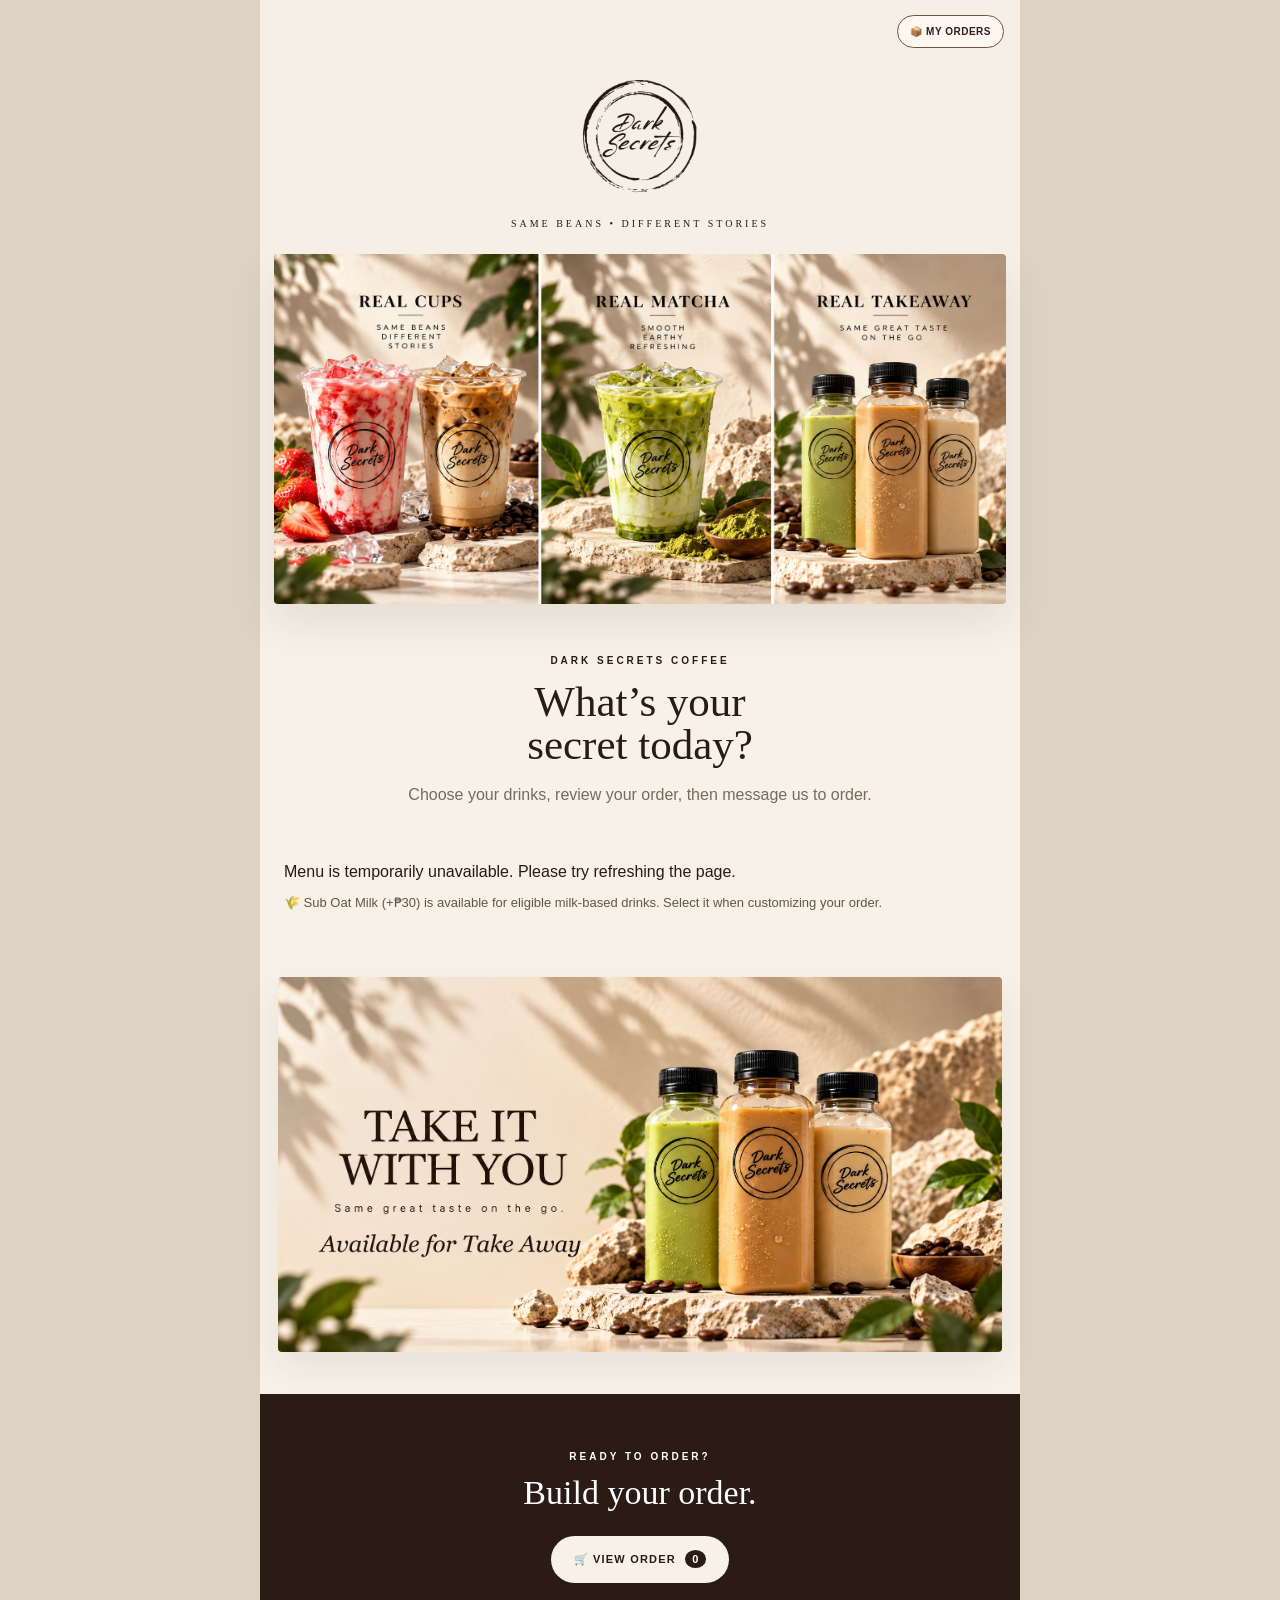
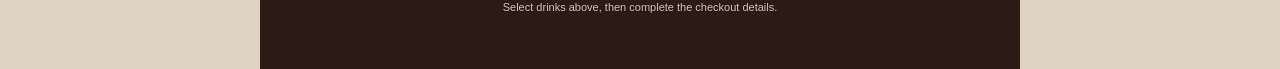
<file: index.html>
<!doctype html>
<html lang="en">
<head>
<meta charset="utf-8">
<meta name="viewport" content="width=device-width,initial-scale=1,viewport-fit=cover">
<meta name="theme-color" content="#f5efe6">
<title>Dark Secrets Coffee | Digital Menu</title>
<meta name="description" content="Dark Secrets Coffee digital menu">
<link rel="stylesheet" href="style.css?v=payment-phase1-20261015">
<link rel="stylesheet" href="tracking.css?v=messenger-fix3">
<style>
/* Show only the receipt when checkout has succeeded. */
#orderModal.confirmation-active > .order-sheet > .eyebrow,
#orderModal.confirmation-active > .order-sheet > #orderTitle,
#orderModal.confirmation-active > .order-sheet > #orderLines,
#orderModal.confirmation-active > .order-sheet > .order-total {
  display: none;
}
</style>

</head>
<body>
<main>
<header class="brand">
  <nav class="tracking-nav" aria-label="Order tracking"><button id="myOrdersBtn" type="button">📦 MY ORDERS <span id="savedOrdersCount"></span></button></nav>
  <img class="brand-logo" src="assets/dark-secrets-logo.png" alt="Dark Secrets Coffee logo">
  <p>SAME BEANS • DIFFERENT STORIES</p>
</header>
<section class="visual"><img src="assets/dark-secrets-products.jpg" alt="Dark Secrets featured drinks and takeaway bottles"></section>
<section class="welcome"><span>DARK SECRETS COFFEE</span><h1>What’s your<br>secret today?</h1><p>Choose your drinks, review your order, then message us to order.</p></section>

<section class="menu">
  <div id="dynamicMenu" aria-live="polite"><p>Loading drinks…</p></div>
  <p class="oat-note">🌾 Sub Oat Milk (+₱30) is available for eligible milk-based drinks. Select it when customizing your order.</p>
</section>

<section class="take-banner"><img src="assets/takeaway-banner.jpg" alt="Dark Secrets Take It With You bottled takeaway drinks"></section>
<section class="cta"><span>READY TO ORDER?</span><h2>Build your order.</h2><button id="openOrder" class="order-main-btn" type="button">🛒 VIEW ORDER <em id="ctaCount">0</em></button><p id="ctaSummary">Select drinks above, then complete the checkout details.</p></section>
</main>


<div id="customizeModal" class="modal" aria-hidden="true">
 <div class="modal-backdrop" data-custom-close></div>
 <section class="order-sheet customize-sheet" role="dialog" aria-modal="true" aria-labelledby="customName">
  <button type="button" class="close-btn" data-custom-close aria-label="Close">×</button>
  <span class="eyebrow">CUSTOMIZE YOUR DRINK</span>
  <h2 id="customName">Drink</h2>
  <p class="packaging-hint">Set the quantity for each packaging. You can reduce either to zero.</p>
  <label id="customOatRow" class="custom-oat"><input type="checkbox" id="customOat"> Sub Oat Milk (+₱30)</label>
  <div class="custom-quantity"><span><strong>Regular Cup</strong><small>Standard price</small></span><div class="qty"><button type="button" id="customCupMinus" aria-label="Remove one regular cup">−</button><b id="customCupQty">0</b><button type="button" id="customCupPlus" aria-label="Add one regular cup">+</button></div></div>
  <div class="custom-quantity"><span><strong>Takeaway Bottle</strong><small>+₱15 each</small></span><div class="qty"><button type="button" id="customBottleMinus" aria-label="Remove one takeaway bottle">−</button><b id="customBottleQty">0</b><button type="button" id="customBottlePlus" aria-label="Add one takeaway bottle">+</button></div></div>
  <div class="order-total"><span>Drinks subtotal</span><strong id="customPrice">₱0</strong></div>
  <p id="customError" class="custom-error" role="alert"></p>
  <button id="customAdd" class="order-main-btn custom-add" type="button">ADD TO CART</button>
 </section>
</div>

<div id="orderModal" class="modal" aria-hidden="true">
  <div class="modal-backdrop" data-close></div>
  <section class="order-sheet" role="dialog" aria-modal="true" aria-labelledby="orderTitle">
    <button class="close-btn" type="button" data-close aria-label="Close">×</button>
    <span class="eyebrow">DARK SECRETS COFFEE</span>
    <h2 id="orderTitle">Your Order</h2>
    <div id="orderLines" class="order-lines"></div>
    <div class="order-total"><span>Drinks subtotal</span><strong>₱<span id="modalTotal">0</span></strong></div>
    <div id="checkoutForm" class="checkout-step">
      <div class="checkout-heading"><h3>Checkout</h3><span>COMING SOON</span></div>
      <div class="customer-fields">
        <label id="nameField">Name <span class="required-mark">*</span><input id="customerName" type="text" autocomplete="name" maxlength="30" placeholder="Your name"><span class="field-error">Please enter your name.</span></label>
        <label id="phoneField">Mobile Number <span class="required-mark">*</span><input id="customerPhone" type="tel" inputmode="numeric" autocomplete="tel" maxlength="11" pattern="[0-9]{11}" placeholder="09XXXXXXXXX"><span class="field-error">Please enter your mobile number.</span></label>
        <div id="deliveryFields" class="delivery-fields show">
          <label id="addressField">Delivery Address <span class="required-mark">*</span><textarea id="deliveryAddress" rows="3" maxlength="120" placeholder="House/Unit, Street, Barangay, City"></textarea><span class="field-error">Please enter the delivery address.</span></label>
          <div class="pin-location-box"><div><strong>Exact Pin Location <span class="required-mark">*</span></strong><small>Required for delivery</small></div><button id="useLocation" class="location-btn" type="button">📍 USE MY LOCATION</button><p id="locationStatus">No pin location added yet.</p><p id="pinError" class="pin-error" role="alert" hidden>Please add your GPS pin before placing an order.</p><a id="viewPin" class="view-pin" href="#" target="_blank" rel="noopener" hidden>VIEW PIN ON MAP ↗</a></div>
          <label>Landmark <small>(optional)</small><input id="deliveryLandmark" type="text" maxlength="50" placeholder="e.g. near church, gate color"></label>
        </div>
        <div class="delivery-payment-notice" role="note"><strong>🚚 Delivery via Lalamove or GrabExpress</strong><p>Submit your order first. The owner will check the courier fee and confirm your final total before you pay.</p><small>Payment options (GCash / Maya) will be shown on your private tracking page after the delivery fee is confirmed.</small></div>
        <label>Notes <small>(optional)</small><textarea id="orderNotes" rows="3" maxlength="150" placeholder="e.g. less ice, no straw"></textarea><span id="notesCount" class="char-count">0 / 150</span></label>
      </div>
      <div id="turnstileMount" class="turnstile-mount" aria-label="Bot verification"></div>
      <p id="submitStatus" role="status" aria-live="polite"></p>
      <div class="checkout-actions">
        <button id="placeOrder" class="place-order-btn" type="button" disabled aria-disabled="true">🚧 ONLINE ORDERING — UNDER CONSTRUCTION</button>
        <button id="messengerOrder" class="secondary-order-btn" type="button">COPY ORDER & OPEN MESSENGER</button>
      </div>
      <p class="checkout-note">Online ordering is under construction. Orders are not submitted through this website yet. You can use Messenger to send an order manually.</p>
    </div>
    <div id="orderConfirmation" class="confirmation">
      <div class="confirmation-icon">✓</div>
      <span class="phase-badge">COMING SOON</span>
      <h3>Order looks good.</h3>
      <p>Delivery fee is being calculated. Please wait for final payment instructions.</p>
      <div id="confirmationCard" class="confirmation-card"></div>
      <div id="trackingActions" class="tracking-actions" hidden><a id="trackOrderLink" class="tracking-primary" href="track.html">TRACK MY ORDER ↗</a><button id="copyTrackingLink" type="button">COPY TRACKING LINK</button><p>Keep your private link safe. Anyone with it can view your order status.</p></div>
      <button id="newTestOrder" class="new-order-btn" type="button">CREATE ANOTHER ORDER</button>
    </div>
  </section>
</div>
<div id="myOrdersModal" class="modal" aria-hidden="true"><div class="modal-backdrop" data-my-orders-close></div><section class="order-sheet" role="dialog" aria-modal="true" aria-labelledby="myOrdersTitle"><button class="close-btn" type="button" data-my-orders-close aria-label="Close">×</button><span class="eyebrow">DARK SECRETS COFFEE</span><h2 id="myOrdersTitle">My Orders</h2><p class="my-orders-note">Saved only on this browser. Keep your tracking links if you switch devices.</p><div id="myOrdersList"></div></section></div>
<div class="messenger-widget" aria-label="Messenger support">
  <span class="messenger-tip" id="messengerTip">Need help? 👋</span>
  <a class="floating-messenger" href="https://m.me/DarkSecretsCoffee" target="_blank" rel="noopener noreferrer" aria-label="Chat with Dark Secrets Coffee on Messenger" title="Chat on Messenger">
    <svg class="messenger-logo" viewBox="0 0 36 36" aria-hidden="true" focusable="false" xmlns="http://www.w3.org/2000/svg"><path fill="currentColor" d="M18 2C9.16 2 2 8.63 2 16.8c0 4.64 2.32 8.77 5.94 11.48V34l5.43-2.98c1.47.41 3.02.63 4.63.63 8.84 0 16-6.63 16-14.85S26.84 2 18 2Zm1.59 19.91-4.08-4.35-7.96 4.35 8.75-9.28 4.19 4.35 7.85-4.35-8.75 9.28Z"/></svg>
  </a>
</div>
<script src="tracking-common.js?v=77"></script>
<script src="messenger-ui.js?v=3" defer></script>
<script src="https://challenges.cloudflare.com/turnstile/v0/api.js?render=explicit" async defer></script>
<script src="supabase-config.js"></script>
<script src="checkout-config.js"></script>
<script src="order.js?v=test-checkout-2"></script>
</body>
</html>
</file>
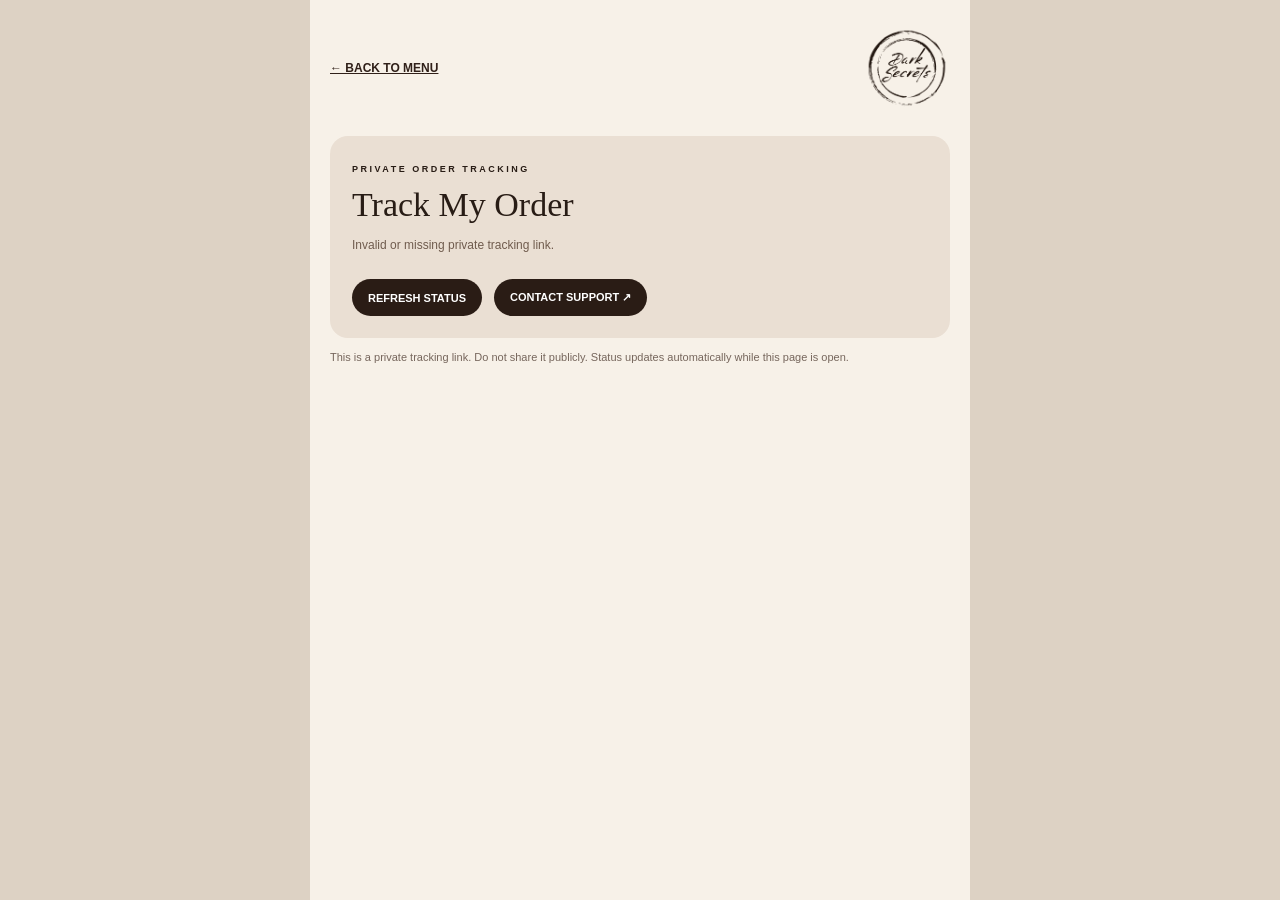
<file: track.html>
<!doctype html><html lang="en"><head><meta charset="utf-8"><meta name="viewport" content="width=device-width,initial-scale=1"><meta name="referrer" content="no-referrer"><meta name="theme-color" content="#f5efe6"><title>Track My Order | Dark Secrets Coffee</title><link rel="stylesheet" href="style.css"><link rel="stylesheet" href="tracking.css"><link rel="stylesheet" href="tracking-payment.css?v=3"><style>
.tracking-cancellation:not(:empty){border-top:1px solid #d4c4b5;margin-top:22px;padding-top:18px}
.tracking-cancellation h2{font-size:1.25rem;margin:0 0 8px}
.tracking-cancellation p{font-size:.9rem;line-height:1.5}
.tracking-cancellation form{margin-top:12px}
.tracking-cancellation label{display:block;font-size:.9rem}
.tracking-cancellation input,.tracking-cancellation select{display:block;box-sizing:border-box;width:100%;margin:8px 0 12px;padding:12px;border:1px solid #cbb8a6;border-radius:10px;background:#fffaf4;color:#241912;font:inherit}
.tracking-cancellation h3{font-size:1.05rem;margin:18px 0 8px}
.tracking-cancellation .ds-refund-warning{background:#fff3df;padding:10px 12px;border-radius:10px}
.tracking-cancellation textarea{display:block;box-sizing:border-box;width:100%;min-height:85px;margin:8px 0 12px;padding:12px;border:1px solid #cbb8a6;border-radius:10px;background:#fffaf4;color:#241912;font:inherit}
.tracking-cancellation button{margin:5px 8px 5px 0;padding:11px 16px;border:0;border-radius:24px;background:#291c15;color:white;cursor:pointer;font:inherit;font-size:.8rem;font-weight:600}
.tracking-cancellation button:disabled{opacity:.55;cursor:wait}
.tracking-refund:not(:empty){border-top:1px solid #d4c4b5;margin-top:22px;padding-top:18px}
.tracking-refund h2{font-size:1.3rem;margin:0 0 10px}
.ds-refund-progress{list-style:none;padding:0;margin:12px 0 18px}
.ds-refund-progress li{padding:8px 0 8px 26px;position:relative;color:#907b6c}
.ds-refund-progress li:before{content:'○';position:absolute;left:4px}
.ds-refund-progress li.done{color:#291c15;font-weight:650}
.ds-refund-progress li.done:before{content:'✓'}
.ds-refund-progress li[aria-current=step]{text-decoration:underline;text-underline-offset:4px}
.ds-refund-total{font-size:1.12rem;font-weight:700}
</style></head><body><main class="track-shell"><div class="track-top"><a href="index.html">← BACK TO MENU</a><img class="track-logo" src="assets/dark-secrets-logo.png" alt="Dark Secrets Coffee"></div><section class="track-card"><span class="eyebrow">PRIVATE ORDER TRACKING</span><h1 id="trackingNumber">Track My Order</h1><p id="trackingMessage" role="status" aria-live="polite">Checking your order…</p><p class="track-status" id="trackingStatus"></p><ol id="trackingStages" class="track-stages"></ol><small id="trackingUpdated"></small><section id="trackingPayment" class="tracking-payment" hidden aria-label="Delivery and payment summary"></section><section id="trackingRefund" class="tracking-refund" aria-label="Refund status" aria-live="polite"></section><section id="trackingCancellation" class="tracking-cancellation" aria-label="Cancellation request"></section><div class="track-footer"><button id="refreshTracking" type="button">REFRESH STATUS</button><a href="https://m.me/DarkSecretsCoffee" target="_blank" rel="noopener noreferrer">CONTACT SUPPORT ↗</a></div></section><p class="my-orders-note">This is a private tracking link. Do not share it publicly. Status updates automatically while this page is open.</p></main><script src="supabase-config.js"></script><script src="track.js?v=77"></script></body></html>
</file>
<file: style.css>
*{box-sizing:border-box}html{scroll-behavior:smooth}body{margin:0;background:#ddd2c4;color:#281c15;font-family:Arial,Helvetica,sans-serif}main{max-width:760px;margin:auto;background:#f7f1e8;min-height:100vh}.brand{text-align:center;padding:35px 20px 25px;background:#f6efe6}.logo{width:118px;height:118px;margin:auto;border:2px solid #2b1d16;border-radius:50%;display:flex;flex-direction:column;justify-content:center;font:italic 27px/22px Georgia,serif;transform:rotate(-4deg);position:relative}.logo:after{content:"";position:absolute;inset:7px;border:1px solid #2b1d16;border-radius:50%}.brand p{font:10px Georgia,serif;letter-spacing:3px;margin:18px 0 0}.visual{padding:0 14px}.visual img{display:block;width:100%;border-radius:4px;box-shadow:0 18px 45px #4c37251c}.welcome{text-align:center;padding:46px 24px 30px}.welcome>span,.cta>span{font-size:10px;font-weight:800;letter-spacing:3px}.welcome h1{font:400 43px/1 Georgia,serif;margin:12px 0}.welcome p{color:#776a60;line-height:1.6}.menu{padding:10px 24px 44px}.group{margin:18px 0 30px}.group h2{font:400 28px Georgia,serif;text-transform:uppercase;letter-spacing:2px;border-bottom:1px solid #9f8e80;padding-bottom:11px}.group>div{display:flex;justify-content:space-between;gap:18px;padding:10px 0;border-bottom:1px dotted #cfc3b8}.group b{white-space:nowrap}.group small{display:block;text-align:center;font:italic 12px Georgia,serif;color:#74665c;margin-top:17px}.addon{display:flex;justify-content:space-between;align-items:end;background:#e9ded2;border-radius:15px;padding:17px 18px}.addon small{display:block;font-size:9px;letter-spacing:2px;margin-bottom:5px}.take{margin:0 18px 42px;padding:16px;background:#e9ddcc;display:grid;grid-template-columns:.85fr 1.15fr;align-items:center;gap:12px;clip-path:polygon(1% 2%,99% 0,100% 96%,2% 100%,0 52%)}.take-text{text-align:center;padding:20px 8px}.take-text>p:first-child,.take h2{font:400 38px/1 Georgia,serif;margin:0}.take-text>span{display:block;font-size:9px;letter-spacing:3px;margin:18px}.script{font:italic 20px Georgia,serif;transform:rotate(-3deg)}.take img{width:100%;height:310px;object-fit:cover;border-radius:4px}.cta{text-align:center;background:#2a1c15;color:#fff;padding:52px 24px}.cta h2{font:400 34px Georgia,serif;margin:10px 0 24px}.cta a{display:inline-block;background:#f7f1e8;color:#2a1c15;text-decoration:none;border-radius:999px;padding:17px 23px;font-size:11px;font-weight:800;letter-spacing:1.4px}.cta p{font-size:11px;color:#d1c0b4;margin:18px 0 0}@media(max-width:500px){.take{grid-template-columns:.8fr 1.2fr;padding:10px}.take img{height:245px}.take-text>p:first-child,.take h2{font-size:27px}.take-text>span{letter-spacing:2px}.script{font-size:16px}.brand{padding-top:27px}.logo{width:100px;height:100px;font-size:23px;line-height:20px}.visual{padding:0 8px}.welcome h1{font-size:38px}.menu{padding-left:18px;padding-right:18px}}
.take-banner{margin:0 18px 42px}
.take-banner img{display:block;width:100%;height:auto;object-fit:contain;border-radius:4px;box-shadow:0 14px 36px rgba(56,39,26,.08)}
@media(max-width:500px){.take-banner{margin:0 8px 30px}.take-banner img{width:100%;height:auto}}

.brand-logo{display:block;width:128px;height:128px;object-fit:contain;margin:0 auto}
@media(max-width:500px){.brand-logo{width:110px;height:110px}}

/* Mini ordering system */
.menu-item{display:grid!important;grid-template-columns:minmax(0,1fr) auto auto;align-items:center;gap:10px}
.menu-item>b{min-width:48px;text-align:right}
.add-btn{border:1px solid #7b5d49;background:transparent;color:#38251b;border-radius:999px;padding:7px 10px;font-size:10px;font-weight:800;letter-spacing:.6px;cursor:pointer}
.add-btn.active{background:#2a1c15;color:#fff}
.addon.menu-item{display:grid!important;grid-template-columns:minmax(0,1fr) auto auto}
.order-main-btn{border:0;background:#f7f1e8;color:#2a1c15;border-radius:999px;padding:17px 23px;font-size:11px;font-weight:800;letter-spacing:1.2px;cursor:pointer}.order-main-btn em{font-style:normal;background:#2a1c15;color:#fff;border-radius:50%;padding:3px 7px;margin-left:5px}
.cart-bar{position:fixed;z-index:20;left:50%;bottom:14px;transform:translateX(-50%);width:min(calc(100% - 28px),720px);border:0;border-radius:16px;background:#2a1c15;color:#fff;padding:15px 18px;box-shadow:0 12px 35px #1f140f55;display:flex;justify-content:space-between;align-items:center;cursor:pointer}.cart-bar[hidden]{display:none}.cart-bar span{font-weight:700}.cart-bar strong{font-size:12px}
.modal{position:fixed;z-index:50;inset:0;display:none}.modal.open{display:block}.modal-backdrop{position:absolute;inset:0;background:#21150fb3}.order-sheet{position:absolute;left:50%;bottom:0;transform:translateX(-50%);width:min(100%,760px);max-height:92vh;overflow:auto;background:#f7f1e8;border-radius:24px 24px 0 0;padding:30px 22px calc(24px + env(safe-area-inset-bottom));box-shadow:0 -20px 60px #0003}.close-btn{position:absolute;right:18px;top:15px;border:0;background:#e9ded2;width:34px;height:34px;border-radius:50%;font-size:24px;line-height:1;cursor:pointer}.eyebrow{font-size:9px;font-weight:800;letter-spacing:2.5px}.order-sheet h2{font:400 34px Georgia,serif;margin:8px 0 18px}.order-lines{border-top:1px solid #c9b9ac}.order-line{display:grid;grid-template-columns:1fr auto;gap:12px;padding:13px 0;border-bottom:1px dotted #cfc3b8}.order-line-name{font-weight:600}.order-line-price{font-size:12px;color:#78685d;margin-top:3px}.qty{display:flex;align-items:center;gap:10px}.qty button{width:30px;height:30px;border:1px solid #a99280;border-radius:50%;background:#fff8f0;font-size:18px;cursor:pointer}.qty b{min-width:16px;text-align:center}.order-total{display:flex;justify-content:space-between;font:400 22px Georgia,serif;padding:18px 0}.customer-fields{display:grid;gap:13px;padding:16px;background:#eadfd3;border-radius:15px}.customer-fields label{font-size:12px;font-weight:700}.customer-fields small{font-weight:400;color:#79695f}.customer-fields input,.customer-fields textarea{display:block;width:100%;margin-top:7px;border:1px solid #c9b7a7;background:#fffaf4;border-radius:10px;padding:12px;font:14px Arial,Helvetica,sans-serif;color:#281c15}.messenger-btn{width:100%;border:0;background:#2a1c15;color:#fff;border-radius:999px;padding:17px 16px;margin-top:18px;font-size:11px;font-weight:800;letter-spacing:1px;cursor:pointer}.messenger-btn:disabled{opacity:.45}.copy-hint{text-align:center;font-size:10px;color:#76665c;line-height:1.5;margin:10px 5px 0}
@media(max-width:500px){.menu-item{grid-template-columns:minmax(0,1fr) auto auto;gap:7px}.add-btn{padding:6px 8px;font-size:9px}.group>div{padding:10px 0}.order-sheet{padding-left:18px;padding-right:18px}}

.order-method{border:0;padding:0;margin:0;display:flex;gap:10px;flex-wrap:wrap}
.order-method legend{font-size:12px;font-weight:700;margin-bottom:7px;width:100%}
.order-method label{display:flex;align-items:center;gap:7px;background:#fffaf4;border:1px solid #c9b7a7;border-radius:999px;padding:10px 14px;cursor:pointer;font-weight:600}
.order-method input{width:auto!important;margin:0!important;accent-color:#2a1c15}

/* Phase 1 checkout */
.checkout-step{margin-top:8px}
.checkout-heading{display:flex;justify-content:space-between;align-items:end;gap:12px;margin:18px 0 10px}
.checkout-heading h3{font:400 23px Georgia,serif;margin:0}.checkout-heading span{font-size:9px;font-weight:800;letter-spacing:1.6px;color:#806d60}
.required-mark{color:#8b2e25}
.field-error{display:none;color:#8b2e25;font-size:10px;margin-top:5px}.has-error .field-error{display:block}.has-error input,.has-error textarea{border-color:#8b2e25!important}
.delivery-fields{display:none;gap:13px}.delivery-fields.show{display:grid}
.payment-method{border:0;padding:0;margin:0;display:grid;grid-template-columns:repeat(3,1fr);gap:8px}.payment-method legend{font-size:12px;font-weight:700;margin-bottom:7px;grid-column:1/-1}.payment-method label{display:flex;justify-content:center;align-items:center;gap:6px;background:#fffaf4;border:1px solid #c9b7a7;border-radius:12px;padding:11px 8px;cursor:pointer;font-weight:700}.payment-method input{width:auto!important;margin:0!important;accent-color:#2a1c15}
.checkout-actions{display:grid;gap:9px;margin-top:18px}.place-order-btn{width:100%;border:0;background:#2a1c15;color:#fff;border-radius:999px;padding:17px 16px;font-size:11px;font-weight:800;letter-spacing:1px;cursor:pointer}.place-order-btn:disabled{opacity:.8;cursor:not-allowed;background:#a78b75;color:#fff}.secondary-order-btn{width:100%;border:1px solid #7b5d49;background:transparent;color:#38251b;border-radius:999px;padding:14px 16px;font-size:10px;font-weight:800;letter-spacing:.8px;cursor:pointer}
.checkout-note{text-align:center;font-size:10px;color:#76665c;line-height:1.5;margin:9px 5px 0}.phase-badge{display:inline-block;background:#e3d5c7;border-radius:999px;padding:5px 8px;font-size:9px;font-weight:800;letter-spacing:1px;margin-bottom:5px}
.confirmation{display:none;text-align:center;padding:12px 0 4px}.confirmation.show{display:block}.confirmation-icon{width:58px;height:58px;border-radius:50%;display:grid;place-items:center;margin:0 auto 14px;background:#2a1c15;color:#fff;font-size:27px}.confirmation h3{font:400 30px Georgia,serif;margin:0 0 7px}.confirmation p{color:#76665c;line-height:1.55;margin:5px 0}.confirmation-card{text-align:left;background:#eadfd3;border-radius:15px;padding:15px;margin:18px 0}.confirmation-card div{display:flex;justify-content:space-between;gap:14px;padding:6px 0;border-bottom:1px dotted #c5b3a4;font-size:12px}.confirmation-card div:last-child{border-bottom:0}.confirmation-card strong{text-align:right}.new-order-btn{width:100%;border:1px solid #7b5d49;background:transparent;color:#38251b;border-radius:999px;padding:14px 16px;font-size:10px;font-weight:800;letter-spacing:.8px;cursor:pointer}
@media(max-width:420px){.payment-method{grid-template-columns:1fr}.payment-method label{justify-content:flex-start}.checkout-heading{align-items:start;flex-direction:column;gap:3px}}
.pin-location-box{background:#fffaf4;border:1px solid #c9b7a7;border-radius:12px;padding:12px}.pin-location-box>div{display:flex;justify-content:space-between;gap:10px;align-items:center}.pin-location-box strong{font-size:12px}.pin-location-box small{font-size:10px;color:#79695f}.location-btn{width:100%;margin-top:10px;border:1px solid #7b5d49;background:#f7f1e8;color:#38251b;border-radius:999px;padding:12px;font-size:10px;font-weight:800;letter-spacing:.6px;cursor:pointer}.location-btn:disabled{opacity:.6}.pin-location-box p{font-size:10px;color:#79695f;margin:8px 2px 0;line-height:1.4}.view-pin{display:inline-block;margin-top:7px;color:#38251b;font-size:10px;font-weight:800;letter-spacing:.5px}.confirmation-card .summary-section{display:block;padding:10px 0}.confirmation-card .summary-section>strong{display:block;text-align:left;margin-bottom:6px}.confirmation-card .summary-item{display:flex;justify-content:space-between;gap:12px;padding:4px 0;border:0}.confirmation-card .summary-address{display:block;line-height:1.45}.confirmation-card .summary-address strong{display:block;text-align:left;margin-top:3px}.confirmation-card a{color:#38251b}

.view-pin[hidden]{display:none!important}

.menu-qty{display:flex;align-items:center;gap:8px;justify-content:flex-end}
.menu-qty[hidden]{display:none!important}
.menu-qty button{width:30px;height:30px;border:1px solid #7b5d49;background:transparent;color:#38251b;border-radius:50%;font-size:18px;line-height:1;cursor:pointer;display:grid;place-items:center;padding:0}
.menu-qty .menu-count{min-width:16px;text-align:center;font-size:13px}
@media(max-width:500px){.menu-qty{gap:6px}.menu-qty button{width:28px;height:28px;font-size:17px}}

.add-btn[hidden]{display:none!important}

/* Phase 1 final candidate cleanup */
.cta #ctaSummary{min-height:16px}
.menu-qty button:disabled,.qty button:disabled{opacity:.35;cursor:not-allowed}
.packaging-choice{display:flex;gap:6px;flex-wrap:wrap;margin-top:9px}
.packaging-choice button{border:1px solid #b8a493;background:#fffaf4;color:#4a382d;border-radius:999px;padding:7px 9px;font-size:9px;font-weight:700;cursor:pointer}
.packaging-choice button.selected{background:#2a1c15;color:#fff;border-color:#2a1c15}
.char-count{display:block;text-align:right;margin-top:5px;font-size:9px;color:#79695f}
.summary-addon{font-weight:400;color:#79695f;line-height:1.4}
@media(max-width:500px){.packaging-choice{max-width:230px}.packaging-choice button{font-size:8.5px;padding:6px 8px}}

/* Delivery-only checkout */
.customer-fields textarea{resize:none;max-width:100%;min-width:0;box-sizing:border-box}
.customer-fields input{min-width:0;box-sizing:border-box}
.delivery-fields{display:grid}
.pin-error{color:#8b2e25!important;font-weight:700;margin-top:6px!important}
.pin-error[hidden]{display:none!important}

/* Separate quantity controls for each packaging type */
.split-packaging{width:100%;min-width:0}
.packaging-rows{display:grid;gap:10px;margin-top:12px}
.packaging-row{display:flex;align-items:center;justify-content:space-between;gap:12px;padding:9px 0;border-top:1px dotted #d8c8b8}
.packaging-row strong{display:block;font-size:13px}
.packaging-row small{display:block;font-size:12px;color:#79675b;margin-top:3px}
.packaging-row .qty{flex-shrink:0}

.oat-note{font-size:13px;color:#655548;margin:12px 0 20px;line-height:1.5}

/* Per-drink customization dialog */
.customize-sheet{max-width:520px}.custom-label{display:block;font-size:13px;font-weight:700;margin:18px 0 8px}.custom-select{width:100%;padding:13px;border:1px solid #b9a595;border-radius:12px;background:#fffaf4;color:#281c15;font:15px Arial,sans-serif}.custom-oat{display:flex;align-items:center;gap:10px;margin:18px 0;font-size:14px;font-weight:600}.custom-oat[hidden]{display:none}.custom-oat input{width:20px;height:20px;accent-color:#38251b}.custom-quantity{display:flex;align-items:center;justify-content:space-between;border-top:1px solid #d6c9bd;padding:18px 0}.custom-add{width:100%;margin-top:6px}.custom-error{color:#a33224;font-size:12px;min-height:1em}.order-line{align-items:center}

/* Phase 2: payment deferred until the delivery fee is confirmed */
.delivery-payment-notice{background:#fffaf4;border:1px solid #c9b7a7;border-radius:12px;padding:14px;color:#34231a;line-height:1.5}
.delivery-payment-notice strong{display:block;font-size:13px}
.delivery-payment-notice p{margin:7px 0;font-size:12px}
.delivery-payment-notice small{display:block;font-size:11px;line-height:1.5}

.packaging-hint{font-size:13px;color:#66584e;line-height:1.5;margin:14px 0}.custom-quantity span small{display:block;color:#776a60;font-size:12px;margin-top:4px}.custom-quantity+.custom-quantity{padding-top:14px}

/* Clear primary action in drink customization modal */
.customize-sheet .custom-add{display:block;width:100%;min-height:52px;margin-top:16px;padding:15px 24px;border:1px solid #38251b;border-radius:12px;background:#38251b;color:#fffaf4;font-size:12px;font-weight:800;letter-spacing:1.2px;text-align:center;cursor:pointer;transition:background .15s ease,transform .15s ease}
.customize-sheet .custom-add:hover{background:#553a2a}
.customize-sheet .custom-add:active{transform:translateY(1px)}
.customize-sheet .custom-add:focus-visible{outline:3px solid #a98668;outline-offset:3px}
</file>
<file: tracking.css>
/* TEST customer tracking additions */
.tracking-nav{text-align:center;background:#f6efe6;padding:0 16px 18px}.tracking-nav button,.tracking-actions button,.tracking-primary{border:1px solid #6f5544;border-radius:999px;background:transparent;color:#302019;padding:12px 18px;font-size:11px;font-weight:800;letter-spacing:.5px;cursor:pointer;text-decoration:none}.tracking-actions{display:grid;gap:10px;margin:18px 0}.tracking-actions[hidden]{display:none}.tracking-primary{background:#2a1c15;color:white;display:block}.tracking-actions p,.my-orders-note{font-size:11px;color:#76665c;line-height:1.6}.saved-order{padding:16px 0;border-bottom:1px solid #cbb8a9;display:flex;align-items:center;justify-content:space-between;gap:10px}.saved-order a{color:#39281d;font-size:11px;font-weight:bold}.floating-messenger{position:fixed;right:18px;bottom:84px;z-index:45;display:grid;place-items:center;width:52px;height:52px;border-radius:50%;background:#2a1c15;color:#fff;text-decoration:none;font-size:26px;box-shadow:0 8px 25px #0004}.track-shell{max-width:660px;min-height:100vh;margin:auto;padding:25px 20px 55px;background:#f7f1e8}.track-top{display:flex;justify-content:space-between;align-items:center;gap:12px}.track-top a{color:#302019;font-size:12px;font-weight:bold}.track-logo{width:86px;height:86px;object-fit:contain}.track-card{background:#eadfd3;border-radius:18px;padding:22px;margin-top:25px}.track-card h1{font:normal 34px Georgia,serif;margin:10px 0}.track-status{font-weight:bold;margin:12px 0}.track-stages{padding:0;list-style:none;margin:24px 0}.track-stages li{padding:14px 12px 14px 36px;position:relative;border-left:2px solid #c5b3a4;color:#85756a}.track-stages li:before{content:'○';position:absolute;left:-9px;top:12px;background:#eadfd3}.track-stages li.done{font-weight:bold;color:#2a1c15;border-left-color:#2a1c15}.track-stages li.done:before{content:'●'}.track-footer{display:flex;gap:12px;flex-wrap:wrap;margin-top:20px}.track-footer a,.track-footer button{padding:12px 16px;border-radius:999px;background:#2a1c15;color:white;border:0;text-decoration:none;font-size:11px;font-weight:bold;cursor:pointer}#trackingMessage{font-size:12px;line-height:1.6;color:#705c4e}

/* UI-only test: top-right My Orders without changing its count or tracking logic */
.brand{position:relative;padding-top:72px}
.brand .tracking-nav{position:absolute;top:15px;right:16px;padding:0;background:transparent;text-align:right;z-index:2}
.brand .tracking-nav button{font-size:10px;padding:10px 12px;background:rgba(255,250,244,.85);white-space:nowrap}
@media(max-width:500px){.brand{padding-top:70px}.brand .tracking-nav{right:12px;top:12px}.brand .tracking-nav button{font-size:9px;padding:9px 10px}}
/* Messenger edge tab v3: unified bubble/icon alignment, minimal idle footprint. */
.messenger-widget{position:fixed;right:0;top:38%;bottom:auto;z-index:45;display:flex;align-items:center;gap:0;width:max-content;max-width:calc(100vw - 6px);transform:translateX(calc(100% - 14px));transition:transform .32s ease;pointer-events:auto}
.messenger-widget.is-expanded,.messenger-widget:focus-within{transform:translateX(0)}
.messenger-widget .floating-messenger{position:relative;inset:auto;display:grid;place-items:center;flex:0 0 42px;width:42px;min-width:42px;height:46px;border-radius:14px 0 0 14px;background:rgba(0,132,255,.75);color:#fff;border:1px solid rgba(255,255,255,.45);border-right:0;box-shadow:-3px 4px 12px rgba(22,38,54,.13);backdrop-filter:blur(8px);-webkit-backdrop-filter:blur(8px);text-decoration:none;outline-offset:-3px;transition:background .2s}
.messenger-widget .floating-messenger:hover,.messenger-widget .floating-messenger:focus-visible{background:rgba(0,132,255,1);width:42px}
.messenger-logo{display:block;width:25px;height:25px;flex:none}
.messenger-tip{display:flex;align-items:center;justify-content:center;align-self:center;height:38px;box-sizing:border-box;font-size:12px;font-weight:700;color:#65452f;padding:0 12px;background:rgba(255,250,244,.78);border:1px solid rgba(255,255,255,.65);border-right:0;border-radius:12px 0 0 12px;box-shadow:0 4px 12px rgba(41,28,19,.09);backdrop-filter:blur(9px);-webkit-backdrop-filter:blur(9px);white-space:nowrap;opacity:0;visibility:hidden;transition:opacity .2s,visibility .2s;margin:0 -1px 0 0;transform:none}
.messenger-widget.is-expanded .messenger-tip,.messenger-widget:focus-within .messenger-tip{opacity:1;visibility:visible;transform:none}
@media(max-width:500px){.messenger-widget{top:36%}.messenger-widget .floating-messenger{height:42px;flex-basis:40px;width:40px;min-width:40px}.messenger-widget .floating-messenger:hover,.messenger-widget .floating-messenger:focus-visible{width:40px}.messenger-logo{width:23px;height:23px}.messenger-tip{font-size:11px;height:35px;padding:0 10px}}
@media(prefers-reduced-motion:reduce){.messenger-widget,.messenger-tip{transition:none}}
</file>
<file: tracking-payment.css>
/* TEST tracking payment UI */
.tracking-payment{border-top:1px solid #c9b5a5;margin-top:22px;padding-top:16px}
.tracking-payment[hidden]{display:none}
.tracking-payment h2{font:normal 24px Georgia,serif;color:#2a1c15;margin:0 0 16px}
.tracking-payment-row{display:flex;justify-content:space-between;align-items:baseline;gap:14px;padding:10px 0;border-bottom:1px solid #d5c4b5;font-size:14px}
.tracking-payment-row strong{font-size:18px;color:#2a1c15}
.tracking-payment p{font-size:12px;line-height:1.6;color:#6c5547}
.tracking-payment-status{font-weight:700}
.ds-pay-options{border-top:1px solid #c9b5a5;margin-top:18px;padding-top:18px}
.ds-pay-options h3{font:normal 22px Georgia,serif;margin:0 0 14px}
.ds-pay-methods{display:grid;grid-template-columns:1fr 1fr;gap:10px}
.ds-pay-method{padding:13px 10px;border:1px solid #bda998;border-radius:12px;background:#f9f3eb;color:#2a1c15;font-weight:700;cursor:pointer}
.ds-pay-method[aria-pressed="true"]{background:#2a1c15;color:white}
.ds-pay-detail{margin-top:14px}
.ds-pay-qr{display:block;max-width:100%;width:310px;max-height:430px;object-fit:contain;margin:12px auto;border-radius:12px}
.ds-pay-actions{display:flex;flex-wrap:wrap;gap:10px;margin:12px 0}
.ds-pay-actions button,.ds-pay-actions a,.ds-pay-messenger{display:inline-block;padding:12px 15px;background:#2a1c15;color:#fff;border:0;border-radius:10px;text-decoration:none;font-size:12px;font-weight:700;cursor:pointer}
.ds-pay-messenger{background:#0866ff;margin-top:8px}
</file>
